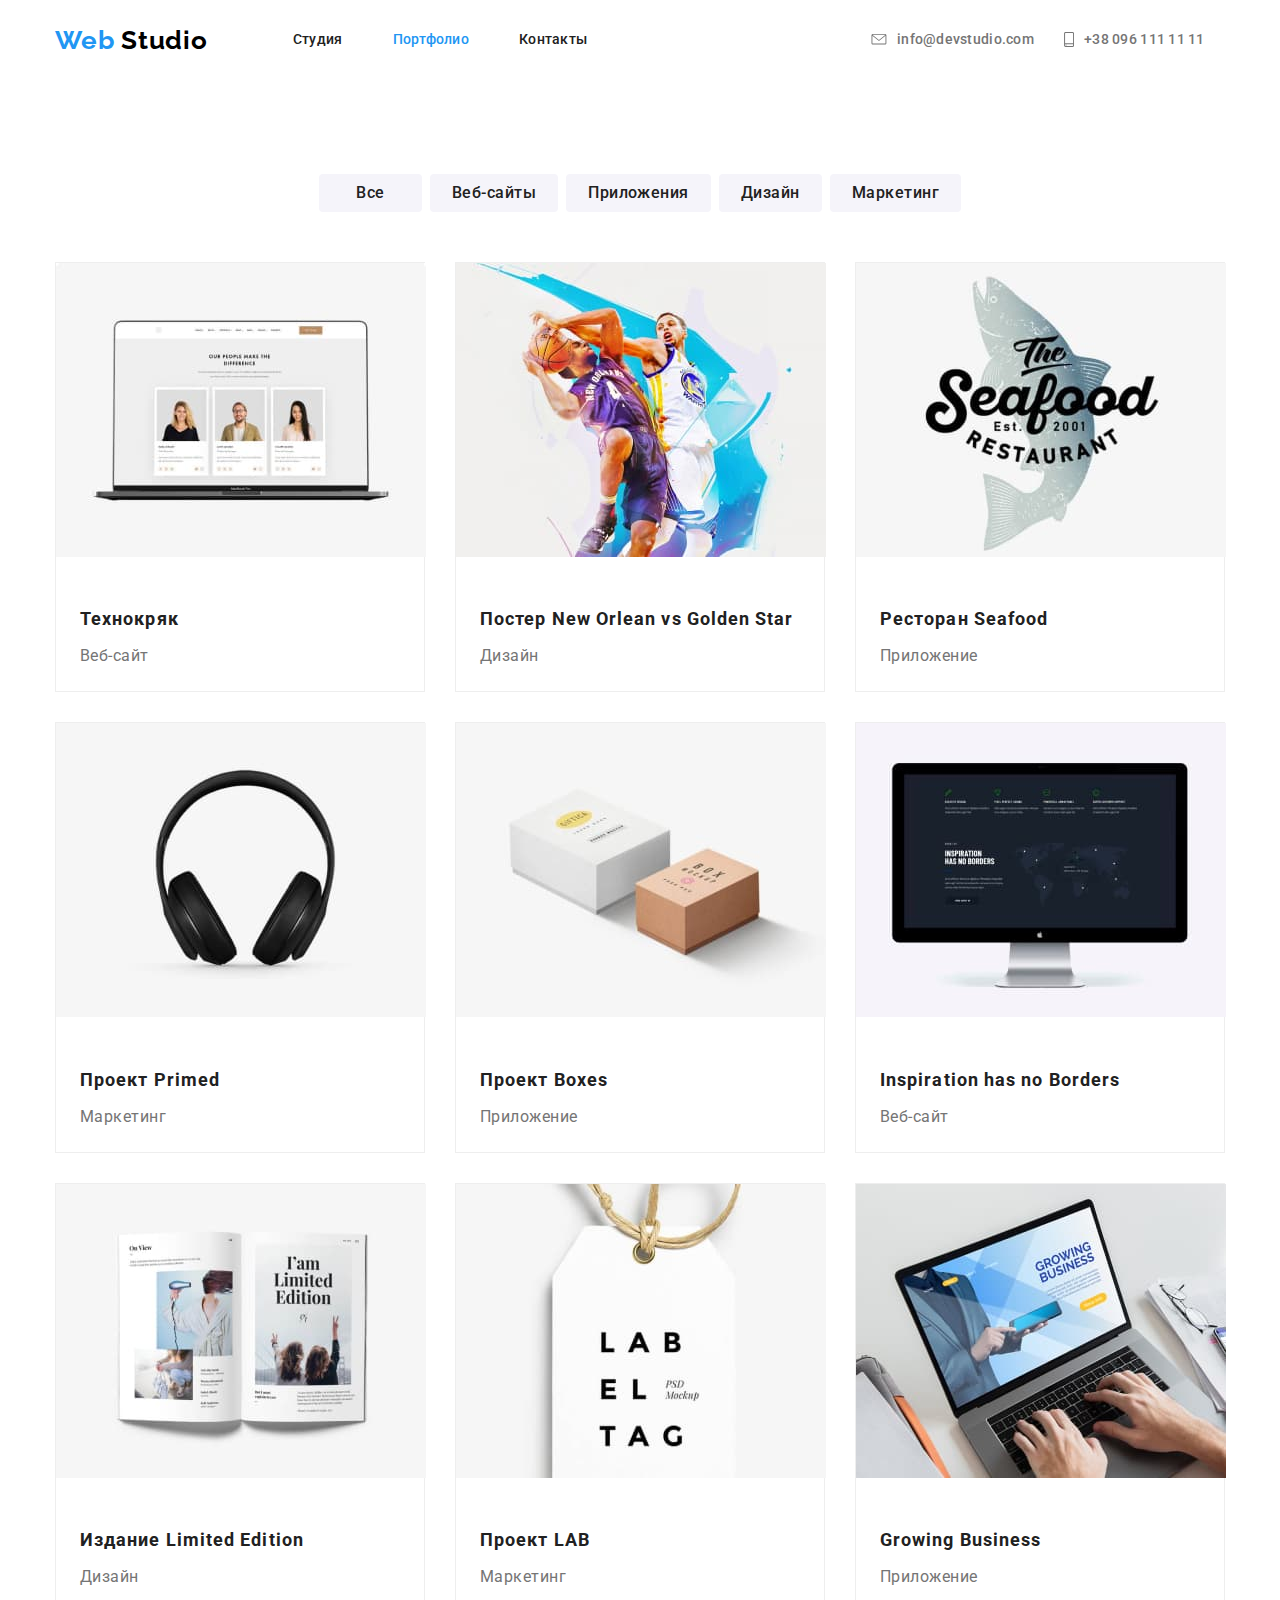
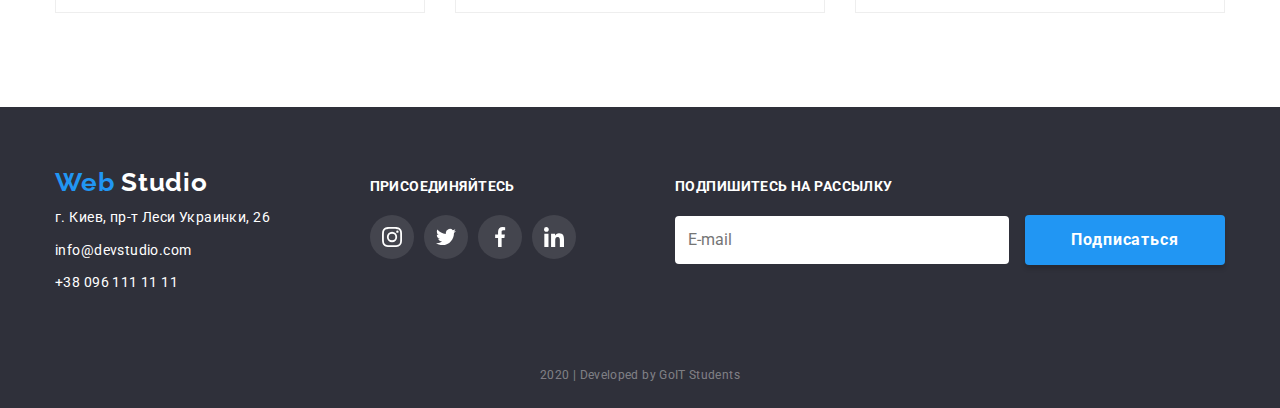
<file: portfolio.html>
<!DOCTYPE html>
<html lang="ru">
  <head>
    <meta charset="UTF-8" />
    <title>My homework2</title>
    <link
      href="https://fonts.googleapis.com/css2?family=Raleway:wght@700&family=Roboto:wght@400;500&display=swap"
      rel="stylesheet"
    />
    <link
      rel="stylesheet"
      href="https://cdnjs.cloudflare.com/ajax/libs/modern-normalize/0.6.0/modern-normalize.min.css"
    />
    <link rel="stylesheet" href="./main.css" />
  </head>

  <body>
    <header>
      <div class="container">
        <nav class="main-conteiner">
          <a href="./index.html" class="logo"
            ><span class="blue"> Web </span
            ><span class="studio"> Studio </span></a
          >
          <ul class="site-nav">
            <li class="link-list">
              <a href="./index.html" class="link">Студия</a>
            </li>
            <li class="link-list">
              <a href="./portfolio.html" class="link-current">Портфолио</a>
            </li>
            <li class="link-list">
              <a href="" class="link">Контакты</a>
            </li>
          </ul>
          <address class="contacs">
            <a href="mailto:info@devstudio.com " class="contac">
              <svg class="icon-eleph" width="16" height="11.2">
                <use href="./img/sprite.svg#envelope"></use>
              </svg>
              info@devstudio.com
            </a>
            <a href="tel:+380961111111" class="contac">
              <svg class="icon-telep" width="10" height="15">
                <use href="./img/sprite.svg#smartphone"></use>
              </svg>
              +38 096 111 11 11
            </a>
          </address>
        </nav>
      </div>
    </header>
    <main>
      <section class="container">
        <div class="main-portfolio">
          <ul class="portfolio main-conteiner">
            <li class="list-portfolio">
              <a href="" class="button list-items">Все</a>
            </li>
            <li class="list-portfolio">
              <a href="" class="button list-items">Веб-сайты</a>
            </li>
            <li class="list-portfolio">
              <a href="" class="button list-items">Приложения</a>
            </li>
            <li class="list-portfolio">
              <a href="" class="button list-items">Дизайн</a>
            </li>
            <li class="list-portfolio">
              <a href="" class="button list-items">Маркетинг</a>
            </li>
          </ul>
          <ul class="our-service">
            <li class="our-photo">
              <a href="" class="our-photo-name">
                <img
                  src="./img/img14.jpg"
                  class="portfolio-poster"
                  alt="Компьютер"
                  width="370"
                />
                <div class="heading">
                  <h3 class="poster">Технокряк</h3>
                  <p class="work">Веб-сайт</p>
                </div>
              </a>
            </li>
            <li class="our-photo">
              <a href="" class="our-photo-name">
                <img
                  src="./img/img6.jpg"
                  class="portfolio-poster"
                  alt="Два баскетболиста"
                  width="370"
                />
                <div class="heading">
                  <h3 class="poster">Постер New Orlean vs Golden Star</h3>
                  <p class="work">Дизайн</p>
                </div>
              </a>
            </li>
            <li class="our-photo">
              <a href="" class="our-photo-name">
                <img
                  src="./img/img7.jpg"
                  class="portfolio-poster"
                  alt=""
                  width="370"
                />
                <div class="heading">
                  <h3 class="poster">Ресторан Seafood</h3>
                  <p class="work">Приложение</p>
                </div>
              </a>
            </li>
            <li class="our-photo">
              <a href="" class="our-photo-name">
                <img
                  src="./img/img8.jpg"
                  class="portfolio-poster"
                  alt=""
                  width="370"
                />
                <div class="heading">
                  <h3 class="poster">Проект Primed</h3>
                  <p class="work">Маркетинг</p>
                </div>
              </a>
            </li>
            <li class="our-photo">
              <a href="" class="our-photo-name">
                <img
                  src="./img/img9.jpg"
                  class="portfolio-poster"
                  alt=""
                  width="370"
                />
                <div class="heading">
                  <h3 class="poster">Проект Boxes</h3>
                  <p class="work">Приложение</p>
                </div>
              </a>
            </li>
            <li class="our-photo">
              <a href="" class="our-photo-name">
                <img
                  src="./img/img10.jpg"
                  class="portfolio-poster"
                  alt=""
                  width="370"
                />
                <div class="heading">
                  <h3 class="poster">Inspiration has no Borders</h3>
                  <p class="work">Веб-сайт</p>
                </div>
              </a>
            </li>
            <li class="our-photo">
              <a href="" class="our-photo-name">
                <img
                  src="./img/img11.jpg"
                  class="portfolio-poster"
                  alt=""
                  width="370"
                />
                <div class="heading">
                  <h3 class="poster">Издание Limited Edition</h3>
                  <p class="work">Дизайн</p>
                </div>
              </a>
            </li>
            <li class="our-photo">
              <a href="" class="our-photo-name">
                <img
                  src="./img/img12.jpg"
                  class="portfolio-poster"
                  alt=""
                  width="370"
                />
                <div class="heading">
                  <h3 class="poster">Проект LAB</h3>
                  <p class="work">Маркетинг</p>
                </div>
              </a>
            </li>
            <li class="our-photo">
              <a href="" class="our-photo-name">
                <img
                  src="./img/img13.jpg"
                  class="portfolio-poster"
                  alt=""
                  width="370"
                />
                <div class="heading">
                  <h3 class="poster">Growing Business</h3>
                  <p class="work">Приложение</p>
                </div>
              </a>
            </li>
          </ul>
        </div>
      </section>
    </main>
    <footer class="footer">
      <div class="container">
        <div class="main-conteiner2">
          <address class="footer-addres">
            <a href="" class="footer-logo"
              ><span class="blue">Web</span
              ><span class="footer-studio"> Studio</span></a
            >
            <p class="footer-studio">г. Киев, пр-т Леси Украинки, 26</p>
            <ul class="mail2">
              <li class="contacs-details">
                <a href="mailto:info@devstudio.com " class="footer-studio"
                  >info@devstudio.com</a
                >
              </li>
              <li class="contacs-details">
                <a href="tel:+380961111111" class="footer-studio"
                  >+38 096 111 11 11</a
                >
              </li>
            </ul>
          </address>
          <div class="footer-elements">
            <b class="footer-act">присоединяйтесь</b>
            <ul class="social-network2">
              <li class="network">
                <a href="" class="social-name">
                  <svg class="icon-twitter" width="20" height="20">
                    <use href="./img/sprite.svg#instagram"></use>
                  </svg>
                </a>
              </li>
              <li class="network">
                <a href="" class="social-name">
                  <svg class="icon-twitter" width="20" height="20">
                    <use href="./img/sprite.svg#twitter"></use>
                  </svg>
                </a>
              </li>
              <li class="network">
                <a href="" class="social-name">
                  <svg class="icon-twitter" width="20" height="20">
                    <use href="./img/sprite.svg#facebook"></use>
                  </svg>
                </a>
              </li>
              <li class="network">
                <a href="" class="social-name">
                  <svg class="icon-twitter" width="20" height="20">
                    <use href="./img/sprite.svg#linkedin"></use>
                  </svg>
                </a>
              </li>
            </ul>
          </div>
          <div class="subscribe">
            <b class="footer-act">Подпишитесь на рассылку</b><br />
            <input class="input" type="mail" name="mail" placeholder="E-mail" />
            <a class="buttom" href="">Подписаться</a>
          </div>
        </div>
        <div>
          <p class="source">2020 | Developed by GoIT Students</p>
        </div>
      </div>
    </footer>
  </body>
</html>
</file>
<file: main.css>
:root {
  --title-color: #212121;
  --text-color: #757575;
  --font-logo: "Raleway", sans-serif;
  --font-text: "Roboto", sans-serif;
  --main-color: #2196f3;
  --footer-color: #ffffff;
  --footer-address: rgba(255, 255, 255, 0.6);
  --footer-source: rgba(255, 255, 255, 0.4);
}
html {
  box-sizing: border-box;
}
*,
*::before,
*::after {
  box-sizing: inherit;
}
body {
  font-family: var(--font-text);
  font-style: normal;
}
.container {
  margin-left: auto;
  margin-right: auto;
  width: 1200px;
  padding-left: 15px;
  padding-right: 15px;
}
.main-conteiner {
  display: flex;
  align-items: center;
  margin-top: 0;
  margin-bottom: 0;
  padding-left: 0;
}
.font {
  background: #f5f4fa;
}
a {
  text-decoration: none;
}
ul {
  list-style: none;
}
.decide {
  max-width: 1600px;
  height: 600px;
  margin-left: auto;
  margin-right: auto;
  background-image: linear-gradient(
      to right,
      rgba(47, 48, 58, 0.8),
      rgba(47, 48, 58, 0.8)
    ),
    url("../goit-markup-hw-04/img/Header.jpg");
  background-repeat: no-repeat;
  background-position: center;
  background-size: cover;
  background-color: black;
  text-align: center;
  padding-top: 200px;
  padding-bottom: 200px;
}
h1 {
  margin-top: 0;
  margin-bottom: 0;
  font-weight: 900;
  font-size: 44px;
  line-height: 1.36;
  letter-spacing: 0.06em;
  text-transform: uppercase;
  color: var(--footer-color);
}
.business {
  width: 696px;
  margin-left: auto;
  margin-right: auto;
  margin-bottom: 30px;
}
h2 {
  color: var(--title-color);
  font-weight: 700;
  font-size: 36px;
  line-height: 1.16;
  text-align: center;
  letter-spacing: 0.03em;
}
h3 {
  color: var(--title-color);
  font-weight: 700;
  font-size: 18px;
  line-height: 2;
  letter-spacing: 0.06em;
}
.logo {
  font-family: var(--font-logo);
  font-weight: 700;
  font-size: 26px;
  line-height: 1.19;
  letter-spacing: 0.03em;
}
.blue {
  color: var(--main-color);
  font-style: normal;
}
.studio {
  color: black;
}
.site-nav {
  margin-top: 0;
  margin-bottom: 0;
  margin-left: 85px;
  font-weight: 500;
  font-size: 14px;
  line-height: 1.14;
  letter-spacing: 0.02em;
  display: flex;
  padding-left: 0;
}
.link {
  display: block;
  padding-top: 32px;
  padding-bottom: 32px;
  color: var(--title-color);
}
.link:hover,
.link:focus {
  color: var(--main-color);
}
.site-nav .link-current {
  display: block;
  padding-top: 32px;
  padding-bottom: 32px;
  color: var(--main-color);
}
.link-list {
  margin-right: 50px;
}
.link-list:last-child {
  margin-right: 0;
}
.contacs {
  margin-left: auto;
  display: flex;
  margin-top: 0;
  margin-bottom: 0;
}
.contacs .contac + .contac {
  margin-left: 30px;
}
.contac {
  display: flex;
  align-items: center;
  min-width: 161px;
  height: 16px;
  font-weight: 500;
  font-size: 14px;
  line-height: 1.14;
  letter-spacing: 0.02em;
  font-style: normal;
  color: var(--text-color);
  cursor: pointer;
}
.contac:hover,
.contac:focus {
  color: var(--main-color);
}
.icon-eleph,
.icon-telep {
  margin-right: 10px;
  --color3: currentColor;
}
.portfolio {
  margin-top: 0;
  margin-bottom: 0;
  justify-content: center;
  margin-bottom: 50px;
}
.list-portfolio {
  display: block;
}
.list-portfolio + .list-portfolio {
  margin-left: 8px;
}
.icon-diagram {
  display: block;
  width: 270px;
  height: 120px;
  border-radius: 4px;
  background: #f5f4fa;
  margin-bottom: 30px;
}
.icon-clock {
  display: inline-block;
  margin: 25px 100px;
}
.info-li + .info-li {
  margin-left: 30px;
}
.button {
  display: inline-block;
  min-width: 103px;
  padding: 6px 22px;
  background: #f5f4fa;
  border-radius: 4px;
  margin: 0;
  font-weight: 500;
  font-size: 16px;
  line-height: 1.62;
  letter-spacing: 0.03em;
  color: var(--title-color);
  text-align: center;
}

.list-items {
  color: var(--title-color);
}
.list-items:hover,
.list-items:focus {
  color: var(--footer-color);
  background-color: var(--main-color);
}
.section {
  padding-top: 94px;
}
.section2 {
  padding-top: 94px;
  padding-bottom: 94px;
}
.text {
  margin-top: 0;
  margin-bottom: 0;
}
.quality {
  font-weight: 700;
  font-size: 14px;
  line-height: 1.14;
  letter-spacing: 0.03em;
  text-transform: uppercase;
  color: var(--title-color);
  margin-bottom: 10px;
  margin-top: 0;
}
.our-work-list {
  display: block;
  width: 370px;
}
.our-work-list + .our-work-list {
  margin-left: 30px;
}
.our-work {
  margin-bottom: 50px;
  margin-top: 0;
}
.block {
  display: block;
}
.quality-second {
  margin-top: 0;
  margin-bottom: 0;
  font-weight: 700;
  font-size: 14px;
  line-height: 1.14;
  letter-spacing: 0.03em;
  text-transform: uppercase;
  color: var(--footer-color);
  min-width: 370px;
  text-align: center;
  background: rgba(47, 48, 58, 0.8);
  padding: 27px 80px 27px 80px;
  display: block;
}
.our-team {
  margin-bottom: 50px;
  margin-top: 0;
}
.our-people {
  display: block;
  width: 270px;
  padding-bottom: 24px;
  background-color: var(--footer-color);
  box-shadow: 0px 2px 1px rgba(0, 0, 0, 0.2), 0px 1px 1px rgba(0, 0, 0, 0.14),
    0px 1px 3px rgba(0, 0, 0, 0.12);
  border-radius: 0px 0px 4px 4px;
}
.social-network {
  display: flex;
  margin-left: auto;
  margin-right: auto;
  padding-left: 0;
  width: 206px;
}
.social-name {
  color: #afb1b8;
  width: 44px;
  height: 44px;
  display: inline-block;
  border-radius: 50%;
  background-size: 20px;
  background-color: rgba(255, 255, 255, 0.1);
}
.icon-twitter {
  display: inline-block;
  margin: 12px 12px;
  fill: var(--footer-color);
}
.social-name:hover,
.social-name:focus {
  background-color: var(--main-color);
}
.social-name2 {
  width: 44px;
  height: 44px;
  display: inline-block;
  border-radius: 50%;
  fill: #afb1b8;
}
.icon-insta {
  display: block;
  margin-right: auto;
  margin-left: auto;
  margin-bottom: 12px;
  margin-top: 12px;
}
.social-name2:hover,
.social-name2:focus {
  background-color: var(--main-color);
  fill: #ffffff;
}
.icon-insta {
  fill: inherit;
}
.network {
  display: block;
  justify-content: space-between;
}
.network + .network {
  margin-left: 10px;
}
.our-people + .our-people {
  margin-left: 30px;
}
.techno {
  font-weight: normal;
  font-size: 18px;
  line-height: 28px;
  letter-spacing: 0.03em;
  color: var(--footer-color);
  margin-top: 0;
  margin-bottom: 0;
}
p {
  color: var(--text-color);
  font-weight: normal;
  font-size: 14px;
  line-height: 1.71;
  letter-spacing: 0.03em;
}
.work {
  font-weight: 400;
  font-size: 16px;
  line-height: 1.85;
  letter-spacing: 0.03em;
  color: var(--text-color);
  margin-top: 0;
  margin-bottom: 0;
}
.photo {
  margin-bottom: 30px;
}
.name {
  margin-bottom: 10px;
  text-align: center;
  font-weight: 500;
  font-size: 16px;
  line-height: 1.18;
  letter-spacing: 0.03em;
  color: var(--title-color);
  margin-top: 0;
}
.profession {
  margin-bottom: 16px;
  text-align: center;
  margin-top: 0;
  font-weight: 400;
  font-size: 16px;
  line-height: 1.18;
}
.clients {
  margin-top: 0;
  margin-bottom: 50px;
}
.our-clients-name {
  display: block;
  width: 170px;
  height: 90px;
  border: 1px solid #afb1b8;
  box-sizing: border-box;
  border-radius: 4px;
  cursor: pointer;
}
.our-clients + .our-clients {
  margin-left: 30px;
}
.clients-logo1 {
  display: block;
  margin-left: auto;
  margin-right: auto;
  margin-top: 24px;
  margin-bottom: 24px;
}
.our-clients-name:hover,
.our-clients-name:focus {
  border-color: var(--main-color);
  --color5: var(--main-color);
}
.clients-logo1 {
  --color5: inherit;
}
.our-service {
  padding-left: 0;
  margin-bottom: 0;
  margin-top: 0;
  display: flex;
  flex-wrap: wrap;
}
.our-photo {
  width: 370px;
  margin-right: 30px;
  margin-bottom: 30px;
}

.our-photo-name {
  display: block;
  background: #ffffff;
  border: 1px solid #eeeeee;
  box-sizing: border-box;
  cursor: pointer;
}

.our-photo-name:hover,
.our-photo-name:focus {
  background: #ffffff;
  border: 1px solid #eeeeee;
  box-sizing: border-box;
  box-shadow: 1px 4px 6px rgba(0, 0, 0, 0.16), 0px 4px 4px rgba(0, 0, 0, 0.06),
    0px 1px 1px rgba(0, 0, 0, 0.12);
}
.portfolio-poster {
  box-shadow: inherit;
}
.our-photo:nth-child(3n) {
  margin-right: 0;
}
.our-photo:nth-last-child(-n + 3) {
  margin-bottom: 0;
}
.footer {
  background: #2f303a;
  padding-top: 60px;
  padding-bottom: 21px;
}
.footer-studio {
  color: var(--footer-color);
  font-style: normal;
  margin-top: 0;
}
.footer-addres p {
  margin-bottom: 9px;
}
.footer-logo {
  display: inline-block;
  font-family: var(--font-logo);
  font-weight: 700;
  font-size: 26px;
  line-height: 1.19;
  letter-spacing: 0.03em;
  margin-bottom: 8px;
}
.mail {
  margin-top: 0;
  margin-bottom: 0;
}
.portfolio-poster {
  margin-bottom: 20px;
}
.poster {
  margin-top: 0;
  margin-bottom: 4px;
}
.heading {
  display: inline-block;
  width: 322px;
  min-height: 70px;
  margin: 20px 24px;
}
.footer-addres {
  font-weight: 400;
  font-size: 14px;
  line-height: 1.71;
  letter-spacing: 0.03em;
}
.footer-act {
  color: var(--footer-color);
  font-weight: 700;
  font-size: 14px;
  line-height: 1.14;
  letter-spacing: 0.03em;
  text-transform: uppercase;
  display: inline-block;
  margin-bottom: 20px;
}
.buttom {
  display: inline-block;
  min-width: 200px;
  padding: 10px 32px;
  text-align: center;
  color: var(--footer-color);
  border-radius: 4px;
  background-color: var(--main-color);
  font-weight: 700;
  font-size: 16px;
  line-height: 1.87;
  letter-spacing: 0.06em;
  box-shadow: 0px 4px 4px rgba(0, 0, 0, 0.15);
}
.buttom-footer {
  display: inline-block;
  min-width: 200px;
  padding: 10px 28px;
  text-align: center;
  color: var(--footer-color);
  border-radius: 4px;
  background-color: var(--main-color);
  font-weight: 700;
  font-size: 16px;
  line-height: 1.87;
  letter-spacing: 0.06em;
  box-shadow: 0px 4px 4px rgba(0, 0, 0, 0.15);
}
.source {
  color: var(--footer-source);
  font-weight: 400;
  font-size: 12px;
  line-height: 2;
  text-align: center;
  letter-spacing: 0.03em;
  margin-bottom: 0;
  margin-top: 0;
}
.footer-elements,
.subscribe,
.footer-addres {
  display: block;
}
.subscribe {
  flex-direction: column;
}
.network {
  display: block;
}
.cotacs-details {
  display: inline-block;
  margin-left: auto;
}
.input {
  min-width: 334px;
  padding: 14px 12px;
  border: 1px solid rgba(255, 255, 255, 0.3);
  border-radius: 4px;
  margin-right: 12px;
}
.main-conteiner2 {
  display: flex;
  align-items: baseline;
  justify-content: space-between;
  margin-bottom: 68px;
}
.mail2 {
  margin-top: 0;
  margin-bottom: 0;
  padding: 0;
}
.social-network2 {
  display: flex;
  padding: 0;
  margin-top: 0;
  margin-bottom: 0;
}
.mail2:nth-first-child() {
  margin-bottom: 8px;
}
.contacs-details {
  margin-bottom: 8px;
}
.contacs-details:last-child {
  margin-bottom: 0;
}
.main-portfolio {
  padding-top: 94px;
  padding-bottom: 94px;
}
</file>
